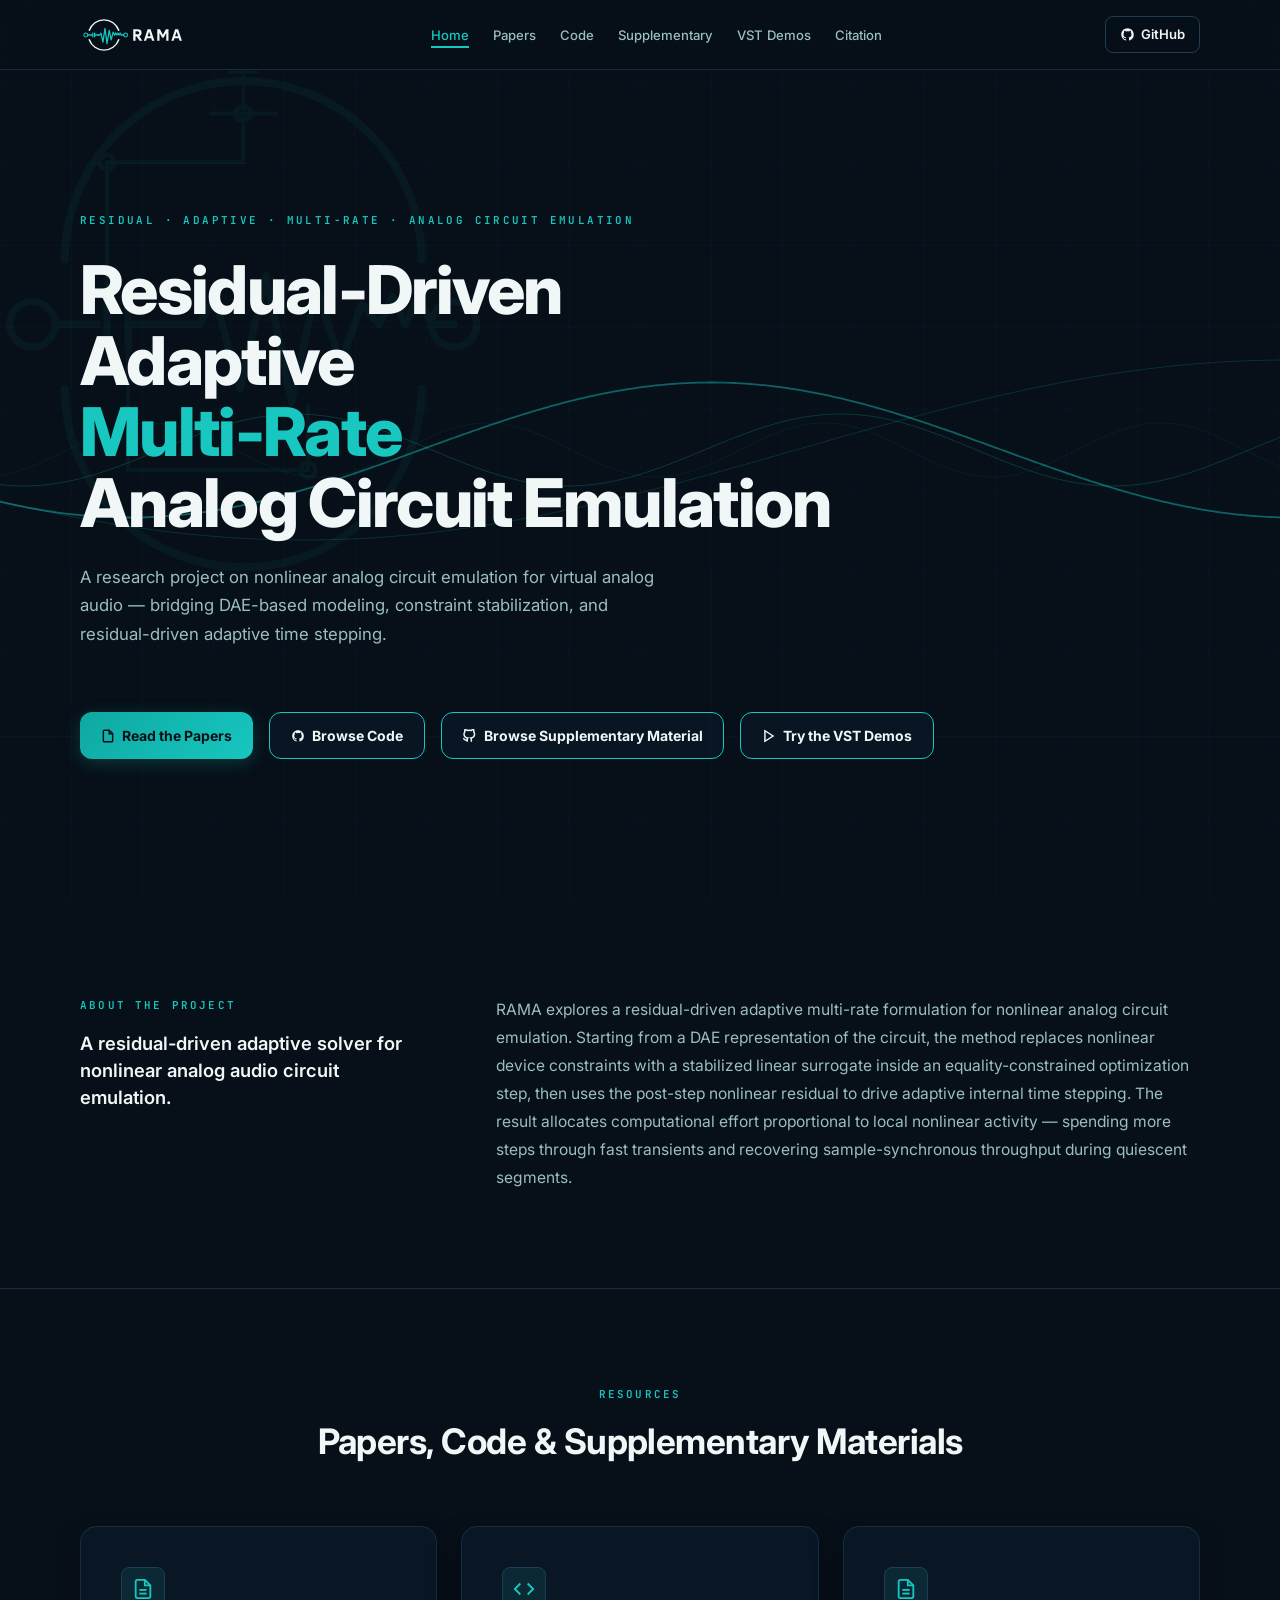
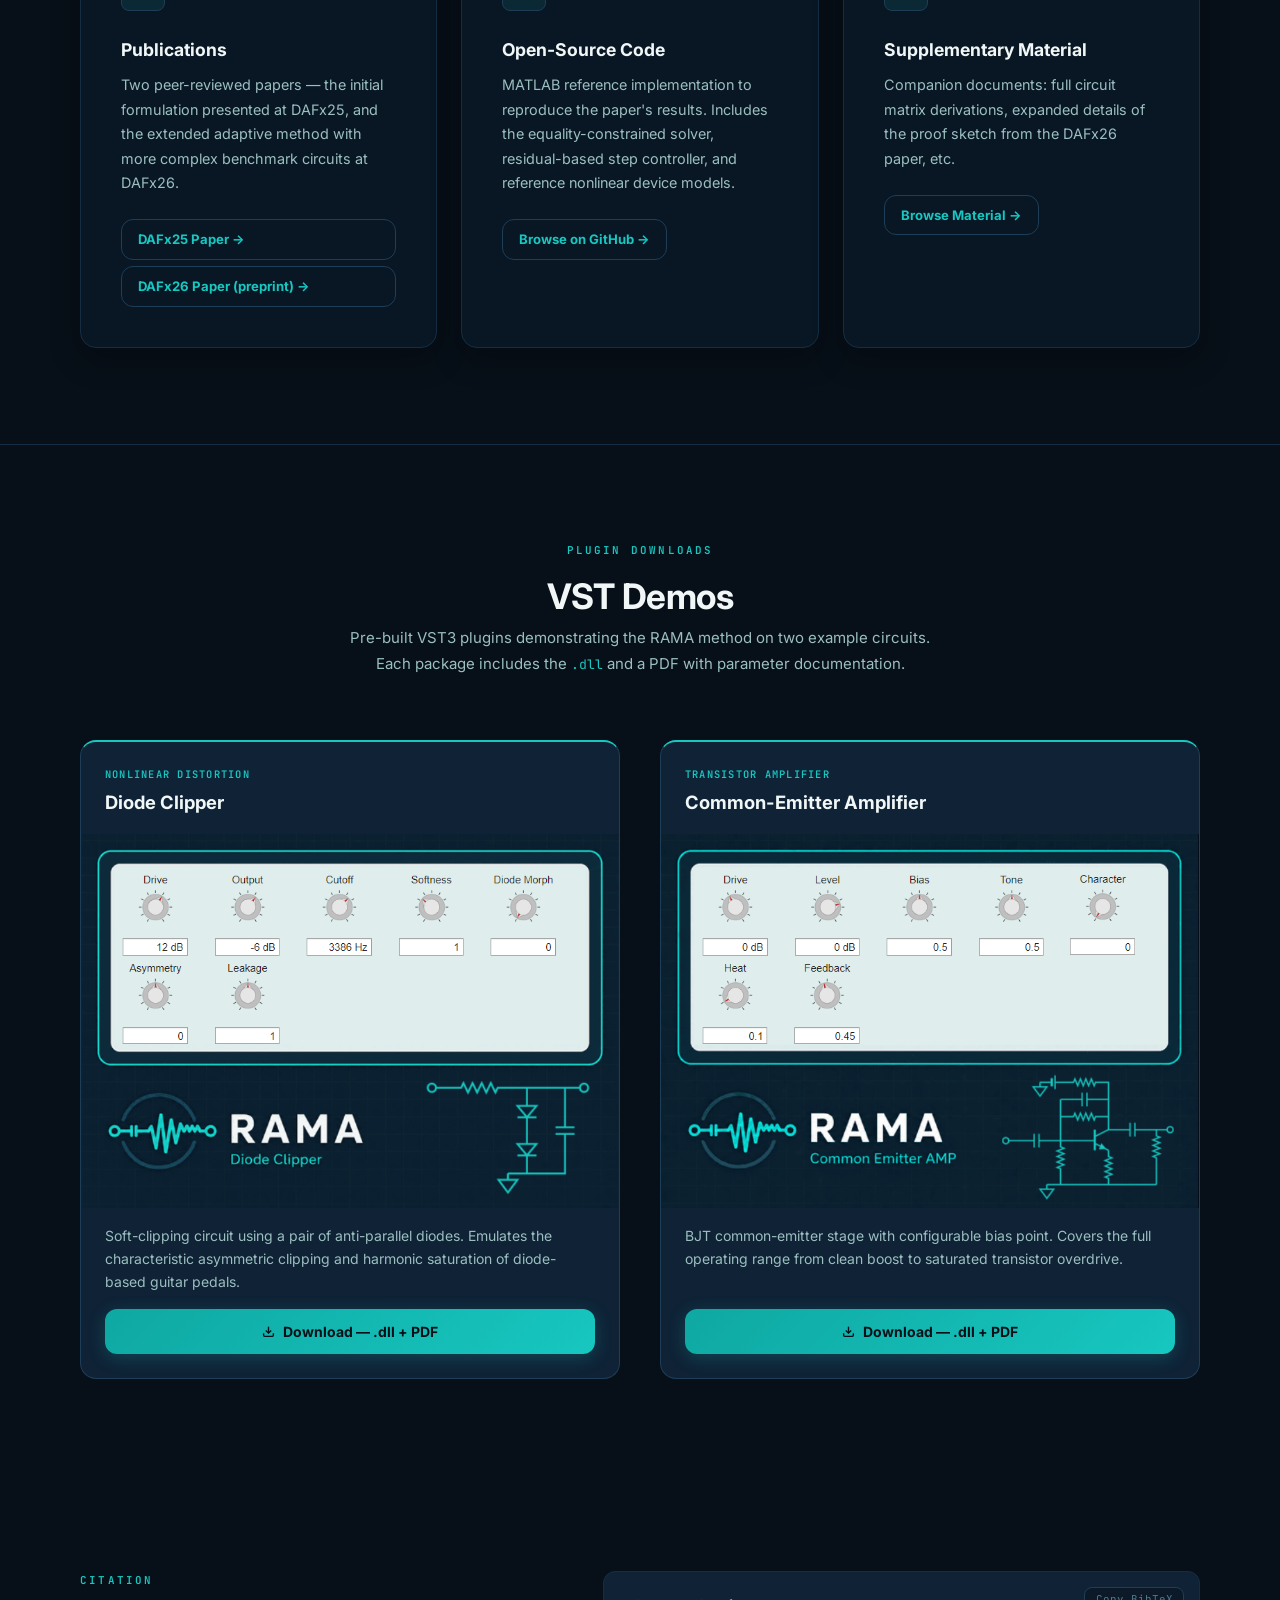
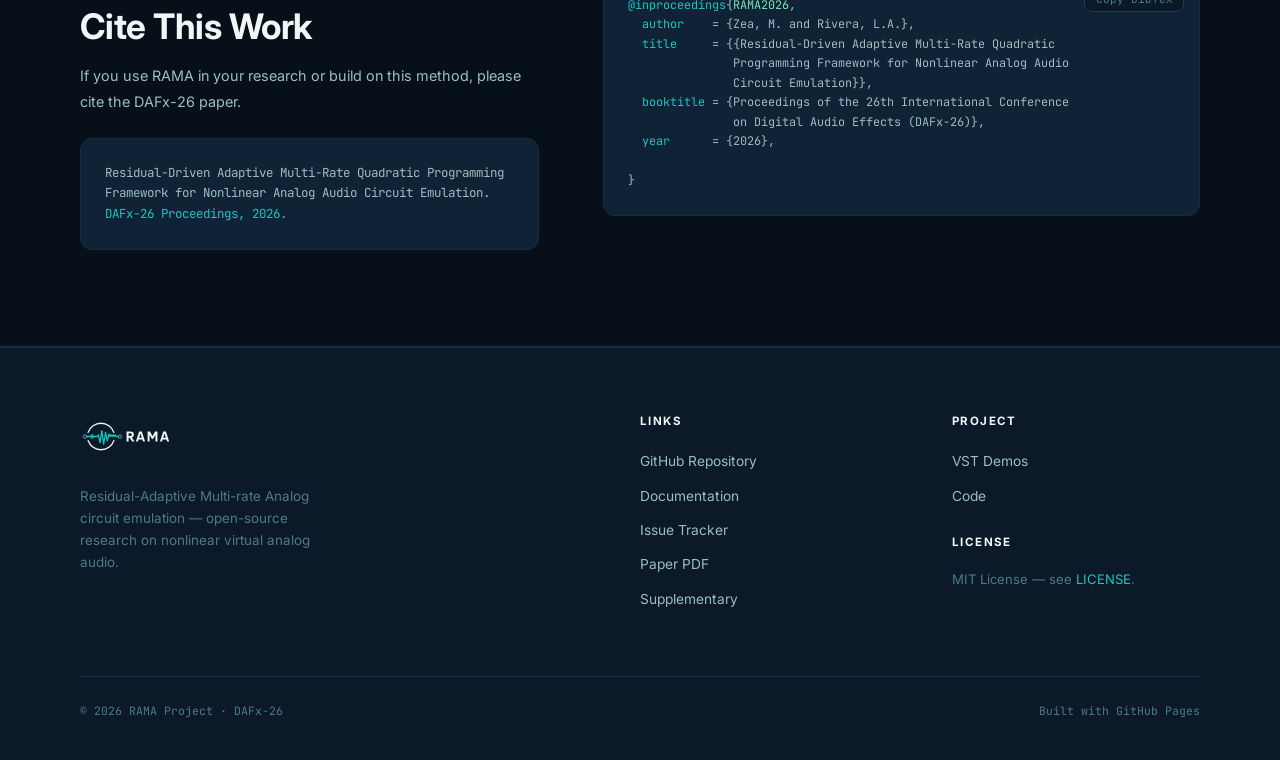
<file: index.html>
<!DOCTYPE html>
<html lang="en">
<head>
  <meta charset="UTF-8" />
  <meta name="viewport" content="width=device-width, initial-scale=1.0" />
  <meta name="description" content="RAMA — Residual-Adaptive Multi-rate Analog circuit emulation. A residual-driven adaptive integration framework for nonlinear analog audio circuit emulation. DAFx-26." />
  <meta property="og:title"       content="RAMA — Residual-Adaptive Multi-rate Analog Circuit Emulation" />
  <meta property="og:description" content="Open-source research on residual-driven adaptive multi-rate circuit emulation for virtual analog audio." />
  <meta property="og:type"        content="website" />
  <title>RAMA — Residual-Adaptive Multi-rate Analog Circuit Emulation</title>
  <link rel="preconnect" href="https://fonts.googleapis.com" />
  <link rel="preconnect" href="https://fonts.gstatic.com" crossorigin />
  <link href="https://fonts.googleapis.com/css2?family=Inter:wght@400;500;600;700;800&family=JetBrains+Mono:wght@400;500;600&display=swap" rel="stylesheet" />
  <link rel="stylesheet" href="assets/css/style.css" />
</head>
<body>

<!-- ============================================================
     NAVIGATION
     ============================================================ -->
<header class="site-header" role="banner">
  <nav class="nav-container" aria-label="Main navigation">

    <!-- Logo: dark-mode variant — navy #0B2233 swapped to off-white #F0F7F6 -->
    <a href="#home" class="nav-logo" aria-label="RAMA home">
      <svg viewBox="0 0 1600 700" xmlns="http://www.w3.org/2000/svg" aria-hidden="true">
        <defs>
          <style>
            .nl { stroke: #F0F7F6; fill: none; }
            .tl { stroke: #17C7C0; fill: none; }
            .wm { fill: #F0F7F6; }
          </style>
        </defs>
        <path class="nl" d="M 116 291 A 195 195 0 0 1 484 291" stroke-width="18" stroke-linecap="round"/>
        <path class="nl" d="M 484 409 A 195 195 0 0 1 116 409" stroke-width="18" stroke-linecap="round"/>
        <circle class="tl" cx="72"  cy="350" r="24" stroke-width="13"/>
        <circle class="tl" cx="570" cy="350" r="24" stroke-width="13"/>
        <path class="tl" d="M 96 350 H 148"  stroke-width="16" stroke-linecap="round"/>
        <path class="tl" d="M 160 327 V 373 M 183 327 V 373" stroke-width="16" stroke-linecap="round"/>
        <path class="tl" d="M 183 350 H 228"  stroke-width="16" stroke-linecap="round"/>
        <path class="tl" d="M 228 350 L 247 350 L 262 326 L 287 438 L 312 266 L 338 458 L 365 292 L 390 412 L 414 314 L 432 350" stroke-width="16" stroke-linecap="round" stroke-linejoin="round"/>
        <path class="tl" d="M 432 350 L 446 325 L 460 350 L 474 325 L 488 350 L 502 325 L 516 350" stroke-width="16" stroke-linecap="round" stroke-linejoin="round"/>
        <path class="tl" d="M 516 350 H 546"  stroke-width="16" stroke-linecap="round"/>
        <path class="wm" d="M 745.15625,421 708.95996,367.26953 H 694.29687 V 421 H 665.38086 V 279.08594 h 51.57715 q 27.37793,0 39.99023,9.84375 12.71485,9.84375 12.71485,32.2998 0,18.14942 -7.69043,28.91602 -7.58789,10.7666 -21.63575,13.74023 L 778.27637,421 Z m -4.81934,-98.54004 q 0,-10.86914 -5.53711,-14.56055 -5.43457,-3.6914 -18.04687,-3.6914 h -22.45606 v 37.83691 h 21.22559 q 9.74121,0 14.9707,-1.8457 5.2295,-1.8457 7.48536,-5.74219 2.35839,-3.89648 2.35839,-11.99707 z M 798.22461,421 845.1875,279.08594 h 37.63184 L 929.88477,421 h -29.63379 l -9.4336,-28.81348 H 836.16406 L 826.93555,421 Z m 46.14258,-54.14063 h 38.24707 L 863.54199,308.20703 Z M 1078.2119,421 v -95.36133 l -34.043,59.26758 h -16.7138 L 993.82227,325.63867 V 421 H 965.93164 V 279.08594 h 33.3252 l 37.01656,67.36816 37.3243,-67.36816 h 32.6074 V 421 Z m 64.0401,0 46.9628,-141.91406 h 37.6319 L 1273.9121,421 h -29.6338 l -9.4336,-28.81348 h -54.6533 L 1170.9629,421 Z m 46.1425,-54.14063 h 38.2471 l -19.0723,-58.65234 z"/>
      </svg>
    </a>

    <ul class="nav-links">
      <li><a href="#home">Home</a></li>
      <li><a href="#paper">Papers</a></li>
      <li><a href="#code">Code</a></li>
      <li><a href="#supplementary">Supplementary</a></li>
      <li><a href="#demo">VST Demos</a></li>
      <li><a href="#citation">Citation</a></li>
    </ul>

    <a href="https://github.com/mezea-uvg/RAMA" class="nav-github" target="_blank" rel="noopener" aria-label="RAMA on GitHub">
      <svg width="15" height="15" viewBox="0 0 24 24" fill="currentColor" aria-hidden="true"><path d="M12 2C6.477 2 2 6.484 2 12.017c0 4.425 2.865 8.18 6.839 9.504.5.092.682-.217.682-.483 0-.237-.008-.868-.013-1.703-2.782.605-3.369-1.343-3.369-1.343-.454-1.158-1.11-1.466-1.11-1.466-.908-.62.069-.608.069-.608 1.003.07 1.531 1.032 1.531 1.032.892 1.53 2.341 1.088 2.91.832.092-.647.35-1.088.636-1.338-2.22-.253-4.555-1.113-4.555-4.951 0-1.093.39-1.988 1.029-2.688-.103-.253-.446-1.272.098-2.65 0 0 .84-.27 2.75 1.026A9.564 9.564 0 0112 6.844c.85.004 1.705.115 2.504.337 1.909-1.296 2.747-1.027 2.747-1.027.546 1.379.202 2.398.1 2.651.64.7 1.028 1.595 1.028 2.688 0 3.848-2.339 4.695-4.566 4.943.359.309.678.92.678 1.855 0 1.338-.012 2.419-.012 2.747 0 .268.18.58.688.482A10.019 10.019 0 0022 12.017C22 6.484 17.522 2 12 2z"/></svg>
      <span>GitHub</span>
    </a>

    <button class="nav-mobile-toggle" aria-label="Toggle navigation" aria-expanded="false">
      <svg width="22" height="22" viewBox="0 0 24 24" fill="none" stroke="currentColor" stroke-width="2" stroke-linecap="round">
        <line x1="3" y1="6" x2="21" y2="6"/><line x1="3" y1="12" x2="21" y2="12"/><line x1="3" y1="18" x2="21" y2="18"/>
      </svg>
    </button>
  </nav>
</header>

<main>

<!-- ============================================================
     HERO
     ============================================================ -->
<section id="home" class="hero" aria-label="Hero">
  <canvas id="hero-canvas" aria-hidden="true"></canvas>

  <!-- Faint large-scale circuit schematic (left side atmosphere) -->
  <svg class="hero-circuit" viewBox="0 0 600 900" xmlns="http://www.w3.org/2000/svg"
       aria-hidden="true" focusable="false" preserveAspectRatio="xMinYMid meet">
    <g stroke="#17C7C0" fill="none" stroke-linecap="round" stroke-linejoin="round">
      <!-- Outer ring (mirroring logo motif, enlarged) -->
      <path d="M 80 320 A 220 220 0 0 1 520 320" stroke-width="10"/>
      <path d="M 520 480 A 220 220 0 0 1 80 480" stroke-width="10"/>
      <!-- Circuit nodes -->
      <circle cx="40"  cy="400" r="28" stroke-width="9"/>
      <circle cx="560" cy="400" r="28" stroke-width="9"/>
      <!-- Left lead -->
      <line x1="68" y1="400" x2="120" y2="400" stroke-width="9"/>
      <!-- Capacitor -->
      <line x1="132" y1="370" x2="132" y2="430" stroke-width="9"/>
      <line x1="158" y1="370" x2="158" y2="430" stroke-width="9"/>
      <line x1="158" y1="400" x2="220" y2="400" stroke-width="9"/>
      <!-- Waveform section -->
      <path d="M 220 400 L 246 400 L 265 368 L 296 480 L 328 340 L 360 496 L 390 354 L 420 448 L 446 376 L 468 400" stroke-width="9"/>
      <!-- Resistor zigzag -->
      <path d="M 468 400 L 484 366 L 500 400 L 516 366 L 532 400" stroke-width="9"/>
      <line x1="532" y1="400" x2="560" y2="400" stroke-width="9" />
      <!-- Additional branches (vertical connections) -->
      <line x1="132" y1="370" x2="132" y2="200" stroke-width="5"/>
      <line x1="132" y1="200" x2="300" y2="200" stroke-width="5"/>
      <line x1="300" y1="200" x2="300" y2="140" stroke-width="5"/>
      <line x1="260" y1="140" x2="340" y2="140" stroke-width="5"/>
      <circle cx="132" cy="200" r="9" stroke-width="6"/>
      <circle cx="300" cy="140" r="9" stroke-width="6"/>
      <line x1="158" y1="430" x2="158" y2="580" stroke-width="5"/>
      <line x1="158" y1="580" x2="380" y2="580" stroke-width="5"/>
      <line x1="380" y1="580" x2="380" y2="500" stroke-width="5"/>
      <circle cx="380" cy="580" r="9" stroke-width="6"/>
      <!-- Ground symbols (vertical lines descending) -->
      <line x1="300" y1="145" x2="300" y2="80" stroke-width="4"/>
      <line x1="278" y1="80" x2="322" y2="80" stroke-width="5"/>
      <line x1="283" y1="89" x2="317" y2="89" stroke-width="4"/>
      <line x1="288" y1="98" x2="312" y2="98" stroke-width="3"/>
    </g>
  </svg>

  <div class="hero-content">
    <p class="hero-eyebrow">RESIDUAL · ADAPTIVE · MULTI-RATE · ANALOG CIRCUIT EMULATION</p>
    <h1 class="hero-title">
      Residual-Driven<br>
      Adaptive<br>
      <em>Multi-Rate</em><br>
      <span style="white-space:nowrap">Analog Circuit Emulation</span>
    </h1>
    <p class="hero-subtitle">
      A research project on nonlinear analog circuit emulation for virtual analog audio —
      bridging DAE-based modeling, constraint stabilization, and residual-driven adaptive
      time stepping.
    </p>
    <div class="hero-actions">
      <a href="#paper" class="btn btn-primary">
        <svg width="14" height="14" viewBox="0 0 24 24" fill="none" stroke="currentColor" stroke-width="2.5" aria-hidden="true"><path d="M14 2H6a2 2 0 00-2 2v16a2 2 0 002 2h12a2 2 0 002-2V8z"/><polyline points="14 2 14 8 20 8"/></svg>
        Read the Papers
      </a>
      <a href="https://github.com/mezea-uvg/RAMA/tree/main/code" class="btn btn-secondary" target="_blank" rel="noopener">
        <svg width="14" height="14" viewBox="0 0 24 24" fill="currentColor" aria-hidden="true"><path d="M12 2C6.477 2 2 6.484 2 12.017c0 4.425 2.865 8.18 6.839 9.504.5.092.682-.217.682-.483 0-.237-.008-.868-.013-1.703-2.782.605-3.369-1.343-3.369-1.343-.454-1.158-1.11-1.466-1.11-1.466-.908-.62.069-.608.069-.608 1.003.07 1.531 1.032 1.531 1.032.892 1.53 2.341 1.088 2.91.832.092-.647.35-1.088.636-1.338-2.22-.253-4.555-1.113-4.555-4.951 0-1.093.39-1.988 1.029-2.688-.103-.253-.446-1.272.098-2.65 0 0 .84-.27 2.75 1.026A9.564 9.564 0 0112 6.844c.85.004 1.705.115 2.504.337 1.909-1.296 2.747-1.027 2.747-1.027.546 1.379.202 2.398.1 2.651.64.7 1.028 1.595 1.028 2.688 0 3.848-2.339 4.695-4.566 4.943.359.309.678.92.678 1.855 0 1.338-.012 2.419-.012 2.747 0 .268.18.58.688.482A10.019 10.019 0 0022 12.017C22 6.484 17.522 2 12 2z"/></svg>
        Browse Code
      </a>
      <a href="supplementary/" class="btn btn-secondary">
        <svg width="14" height="14" viewBox="0 0 24 24" fill="none" stroke="currentColor" stroke-width="2.5" aria-hidden="true"><path d="M9 19c-5 1.5-5-2.5-7-3m14 6v-3.87a3.37 3.37 0 00-.94-2.61c3.14-.35 6.44-1.54 6.44-7A5.44 5.44 0 0020 4.77 5.07 5.07 0 0019.91 1S18.73.65 16 2.48a13.38 13.38 0 00-7 0C6.27.65 5.09 1 5.09 1A5.07 5.07 0 005 4.77a5.44 5.44 0 00-1.5 3.78c0 5.42 3.3 6.61 6.44 7A3.37 3.37 0 009 18.13V22"/></svg>
        Browse Supplementary Material
      </a>
      <a href="vst-demo/" class="btn btn-secondary">
        <svg width="14" height="14" viewBox="0 0 24 24" fill="none" stroke="currentColor" stroke-width="2.5" aria-hidden="true"><polygon points="5 3 19 12 5 21 5 3"/></svg>
        Try the VST Demos
      </a>
    </div>
  </div>
</section>

<!-- ============================================================
     ABOUT
     ============================================================ -->
<section class="about-section" aria-label="About RAMA">
  <div class="container">
    <div class="about-inner">
      <div>
        <p class="section-label">About the Project</p>
        <p class="about-lead">A residual-driven adaptive solver for nonlinear analog audio circuit emulation.</p>
      </div>
      <p class="about-body">
        RAMA explores a residual-driven adaptive multi-rate formulation for nonlinear analog circuit emulation.
        Starting from a DAE representation of the circuit, the method replaces nonlinear device constraints with
        a stabilized linear surrogate inside an equality-constrained optimization step, then uses the post-step
        nonlinear residual to drive adaptive internal time stepping. The result allocates computational effort
        proportional to local nonlinear activity — spending more steps through fast transients and recovering
        sample-synchronous throughput during quiescent segments.
      </p>
    </div>
  </div>
</section>

<!-- ============================================================
     PAPER · CODE · SUPPLEMENTARY
     ============================================================ -->
<section id="paper" class="features-section" aria-label="Project resources">
  <div class="container">
    <div class="features-header">
      <p class="section-label">Resources</p>
      <h2 class="section-title">Papers, Code &amp; Supplementary Materials</h2>
    </div>
    <div class="cards-grid">

      <!-- Publications: two papers -->
      <div class="card">
        <div class="card-icon" aria-hidden="true">
          <svg width="22" height="22" viewBox="0 0 24 24" fill="none" stroke="currentColor" stroke-width="2"><path d="M14 2H6a2 2 0 00-2 2v16a2 2 0 002 2h12a2 2 0 002-2V8z"/><polyline points="14 2 14 8 20 8"/><line x1="16" y1="13" x2="8" y2="13"/><line x1="16" y1="17" x2="8" y2="17"/></svg>
        </div>
        <p class="card-title">Publications</p>
        <p class="card-body">Two peer-reviewed papers — the initial formulation presented at DAFx25, and the extended adaptive method with more complex benchmark circuits at DAFx26.</p>
        <div style="display:flex;flex-direction:column;gap:0.4rem;">
          <a href="paper/DAFx25_paper_45.pdf" class="btn btn-ghost">DAFx25 Paper →</a>
          <a href="paper/DAFx26_preprint.pdf" class="btn btn-ghost">DAFx26 Paper (preprint) →</a>
        </div>
      </div>

      <div class="card" id="code">
        <div class="card-icon" aria-hidden="true">
          <svg width="22" height="22" viewBox="0 0 24 24" fill="none" stroke="currentColor" stroke-width="2"><polyline points="16 18 22 12 16 6"/><polyline points="8 6 2 12 8 18"/></svg>
        </div>
        <p class="card-title">Open-Source Code</p>
        <p class="card-body">MATLAB reference implementation to reproduce the paper's results. Includes the equality-constrained solver, residual-based step controller, and reference nonlinear device models.</p>
        <a href="https://github.com/mezea-uvg/RAMA/tree/main/code" class="btn btn-ghost" target="_blank" rel="noopener">Browse on GitHub →</a>
      </div>

      <div class="card" id="supplementary">
        <div class="card-icon" aria-hidden="true">
          <svg width="22" height="22" viewBox="0 0 24 24" fill="none" stroke="currentColor" stroke-width="2"><path d="M14 2H6a2 2 0 00-2 2v16a2 2 0 002 2h12a2 2 0 002-2V8z"/><polyline points="14 2 14 8 20 8"/><line x1="16" y1="13" x2="8" y2="13"/><line x1="16" y1="17" x2="8" y2="17"/></svg>
        </div>
        <p class="card-title">Supplementary Material</p>
        <p class="card-body">Companion documents: full circuit matrix derivations, expanded details of the proof sketch from the DAFx26 paper, etc.</p>
        <a href="supplementary/" class="btn btn-ghost">Browse Material →</a>
      </div>

    </div>
  </div>
</section>


<!-- ============================================================
     VST DEMOS
     ============================================================ -->
<section id="demo" class="vst-demos-section" aria-label="VST plugin demos">
  <div class="container">
    <div class="section-header-centered">
      <p class="section-label">Plugin Downloads</p>
      <h2 class="section-title">VST Demos</h2>
      <p class="section-intro">Pre-built VST3 plugins demonstrating the RAMA method on two example circuits. Each package includes the <code>.dll</code> and a PDF with parameter documentation.</p>
    </div>
    <div class="vst-demos-grid">

      <!-- Diode Clipper -->
      <div class="vst-demo-card">
        <div class="vst-demo-header">
          <p class="vst-demo-circuit-type">Nonlinear Distortion</p>
          <h3 class="vst-demo-name">Diode Clipper</h3>
        </div>
        <!-- Screenshot: replace assets/figures/vst-diodeclipper.png with the real one -->
        <div class="vst-demo-screenshot">
          <img src="assets/figures/vst-diodeclipper.png"
               alt="RAMA Diode Clipper VST plugin interface"
               loading="lazy"
               onerror="this.hidden=true;this.nextElementSibling.removeAttribute('hidden')" />
          <!-- <div class="vst-ph" hidden>
            <svg width="32" height="32" viewBox="0 0 24 24" fill="none" stroke="currentColor" stroke-width="1.2" aria-hidden="true" style="color:var(--border-muted)"><rect x="2" y="3" width="20" height="14" rx="2"/><line x1="8" y1="21" x2="16" y2="21"/><line x1="12" y1="17" x2="12" y2="21"/></svg>
            <code>assets/figures/vst-diodeclipper.png</code>
            <small>Replace with plugin screenshot</small>
          </div> -->
        </div>
        <p class="vst-demo-desc">Soft-clipping circuit using a pair of anti-parallel diodes. Emulates the characteristic asymmetric clipping and harmonic saturation of diode-based guitar pedals.</p>
        <a href="vst-demo/RAMA_DiodeClipper.zip" class="btn btn-primary vst-demo-dl" download>
          <svg width="13" height="13" viewBox="0 0 24 24" fill="none" stroke="currentColor" stroke-width="2.5" aria-hidden="true"><path d="M21 15v4a2 2 0 01-2 2H5a2 2 0 01-2-2v-4"/><polyline points="7 10 12 15 17 10"/><line x1="12" y1="15" x2="12" y2="3"/></svg>
          Download — .dll + PDF
        </a>
      </div>

      <!-- Common-Emitter Amplifier -->
      <div class="vst-demo-card">
        <div class="vst-demo-header">
          <p class="vst-demo-circuit-type">Transistor Amplifier</p>
          <h3 class="vst-demo-name">Common-Emitter Amplifier</h3>
        </div>
        <!-- Screenshot: replace assets/figures/vst-commonemitter.png with the real one -->
        <div class="vst-demo-screenshot">
          <img src="assets/figures/vst-commonemitter.png"
               alt="RAMA Common-Emitter Amplifier VST plugin interface"
               loading="lazy"
               onerror="this.hidden=true;this.nextElementSibling.removeAttribute('hidden')" />
          <!-- <div class="vst-ph" hidden>
            <svg width="32" height="32" viewBox="0 0 24 24" fill="none" stroke="currentColor" stroke-width="1.2" aria-hidden="true" style="color:var(--border-muted)"><rect x="2" y="3" width="20" height="14" rx="2"/><line x1="8" y1="21" x2="16" y2="21"/><line x1="12" y1="17" x2="12" y2="21"/></svg>
            <code>assets/figures/vst-commonemitter.png</code>
            <small>Replace with plugin screenshot</small>
          </div> -->
        </div>
        <p class="vst-demo-desc">BJT common-emitter stage with configurable bias point. Covers the full operating range from clean boost to saturated transistor overdrive.</p>
        <a href="vst-demo/RAMA_CommonEmitter.zip" class="btn btn-primary vst-demo-dl" download>
          <svg width="13" height="13" viewBox="0 0 24 24" fill="none" stroke="currentColor" stroke-width="2.5" aria-hidden="true"><path d="M21 15v4a2 2 0 01-2 2H5a2 2 0 01-2-2v-4"/><polyline points="7 10 12 15 17 10"/><line x1="12" y1="15" x2="12" y2="3"/></svg>
          Download — .dll + PDF
        </a>
      </div>

    </div>
  </div>
</section>


<!-- ============================================================
     CITATION
     ============================================================ -->
<section id="citation" class="citation-section" aria-label="Citation">
  <div class="container">
    <div class="citation-inner">
      <div>
        <p class="section-label">Citation</p>
        <h2 class="section-title" style="margin-bottom:1rem;">Cite This Work</h2>
        <p style="color:var(--text-secondary);font-size:0.9rem;line-height:1.75;margin-bottom:1rem;">
          If you use RAMA in your research or build on this method, please cite the DAFx-26 paper.
        </p>
        <div class="citation-meta">
          Residual-Driven Adaptive Multi-Rate Quadratic Programming Framework for Nonlinear Analog Audio Circuit Emulation.<br>
          <span class="teal">DAFx-26 Proceedings, 2026. </span> <!--&nbsp;pp. 1–8.</span> -->
        </div>
      </div>
      <div class="bibtex-wrap">
        <pre class="bibtex-block"><span class="bk">@inproceedings</span>{<span class="bv">RAMA2026</span>,
  <span class="bk">author</span>    = {Zea, M. and Rivera, L.A.},
  <span class="bk">title</span>     = {{Residual-Driven Adaptive Multi-Rate Quadratic 
               Programming Framework for Nonlinear Analog Audio 
               Circuit Emulation}},
  <span class="bk">booktitle</span> = {Proceedings of the 26th International Conference 
               on Digital Audio Effects (DAFx-26)},
  <span class="bk">year</span>      = {2026},
  <!-- <span class="bk">pages</span>     = {1--8}, -->
}</pre>
        <button class="copy-btn" aria-label="Copy BibTeX to clipboard">Copy BibTeX</button>
        <pre class="bibtex-raw">@inproceedings{RAMA2026,
  author    = {Zea, M. and Rivera, L.A.},
  title     = {{Residual-Driven Adaptive Multi-Rate Quadratic Programming Framework for Nonlinear Analog Audio Circuit Emulation}},
  booktitle = {Proceedings of the 26th International Conference on Digital Audio Effects (DAFx-26)},
  year      = {2026},
  <!-- pages     = {1--8}, -->
}</pre>
      </div>
    </div>
  </div>
</section>

</main>

<!-- ============================================================
     FOOTER
     ============================================================ -->
<footer class="site-footer" id="docs" role="contentinfo">
  <div class="container">
    <div class="footer-grid">

      <div class="footer-brand">
        <!-- Footer logo: same dark-mode variant -->
        <svg viewBox="0 0 1600 700" xmlns="http://www.w3.org/2000/svg" aria-label="RAMA">
          <defs><style>.fl{stroke:#F0F7F6;fill:none;}.ft{stroke:#17C7C0;fill:none;}.fw{fill:#F0F7F6;}</style></defs>
          <path class="fl" d="M 116 291 A 195 195 0 0 1 484 291" stroke-width="20" stroke-linecap="round"/>
          <path class="fl" d="M 484 409 A 195 195 0 0 1 116 409" stroke-width="20" stroke-linecap="round"/>
          <circle class="ft" cx="72"  cy="350" r="24" stroke-width="14"/>
          <circle class="ft" cx="570" cy="350" r="24" stroke-width="14"/>
          <path class="ft" d="M 96 350 H 148"  stroke-width="18" stroke-linecap="round"/>
          <path class="ft" d="M 160 327 V 373 M 183 327 V 373" stroke-width="18" stroke-linecap="round"/>
          <path class="ft" d="M 183 350 H 228"  stroke-width="18" stroke-linecap="round"/>
          <path class="ft" d="M 228 350 L 247 350 L 262 326 L 287 438 L 312 266 L 338 458 L 365 292 L 390 412 L 414 314 L 432 350" stroke-width="18" stroke-linecap="round" stroke-linejoin="round"/>
          <path class="ft" d="M 432 350 L 446 325 L 460 350 L 474 325 L 488 350 L 502 325 L 516 350" stroke-width="18" stroke-linecap="round" stroke-linejoin="round"/>
          <path class="ft" d="M 516 350 H 546"  stroke-width="18" stroke-linecap="round"/>
          <path class="fw" d="M 745.15625,421 708.95996,367.26953 H 694.29687 V 421 H 665.38086 V 279.08594 h 51.57715 q 27.37793,0 39.99023,9.84375 12.71485,9.84375 12.71485,32.2998 0,18.14942 -7.69043,28.91602 -7.58789,10.7666 -21.63575,13.74023 L 778.27637,421 Z m -4.81934,-98.54004 q 0,-10.86914 -5.53711,-14.56055 -5.43457,-3.6914 -18.04687,-3.6914 h -22.45606 v 37.83691 h 21.22559 q 9.74121,0 14.9707,-1.8457 5.2295,-1.8457 7.48536,-5.74219 2.35839,-3.89648 2.35839,-11.99707 z M 798.22461,421 845.1875,279.08594 h 37.63184 L 929.88477,421 h -29.63379 l -9.4336,-28.81348 H 836.16406 L 826.93555,421 Z m 46.14258,-54.14063 h 38.24707 L 863.54199,308.20703 Z M 1078.2119,421 v -95.36133 l -34.043,59.26758 h -16.7138 L 993.82227,325.63867 V 421 H 965.93164 V 279.08594 h 33.3252 l 37.01656,67.36816 37.3243,-67.36816 h 32.6074 V 421 Z m 64.0401,0 46.9628,-141.91406 h 37.6319 L 1273.9121,421 h -29.6338 l -9.4336,-28.81348 h -54.6533 L 1170.9629,421 Z m 46.1425,-54.14063 h 38.2471 l -19.0723,-58.65234 z"/>
        </svg>
        <p class="footer-tagline">Residual-Adaptive Multi-rate Analog circuit emulation — open-source research on nonlinear virtual analog audio.</p>
      </div>

      <div>
        <p class="footer-col-title">Links</p>
        <ul class="footer-links">
          <li><a href="https://github.com/mezea-uvg/RAMA" target="_blank" rel="noopener">GitHub Repository</a></li>
          <li><a href="code/">Documentation</a></li>
          <li><a href="https://github.com/mezea-uvg/RAMA/issues" target="_blank" rel="noopener">Issue Tracker</a></li>
          <li><a href="paper/DAFx26_RAMA.pdf">Paper PDF</a></li>
          <li><a href="supplementary/">Supplementary</a></li>
        </ul>
      </div>

      <div>
        <p class="footer-col-title">Project</p>
        <ul class="footer-links">
          <li><a href="#demo">VST Demos</a></li>
          <li><a href="#code">Code</a></li>
        </ul>
        <p class="footer-col-title" style="margin-top:1.5rem;">License</p>
        <p style="font-size:0.82rem;color:var(--text-muted);">MIT License — see <a href="LICENSE">LICENSE</a>.</p>
      </div>

    </div>

    <div class="footer-bottom">
      <span>© 2026 RAMA Project · DAFx-26</span>
      <span>Built with GitHub Pages</span>
    </div>
  </div>
</footer>

<script src="assets/js/main.js"></script>
</body>
</html>
</file>
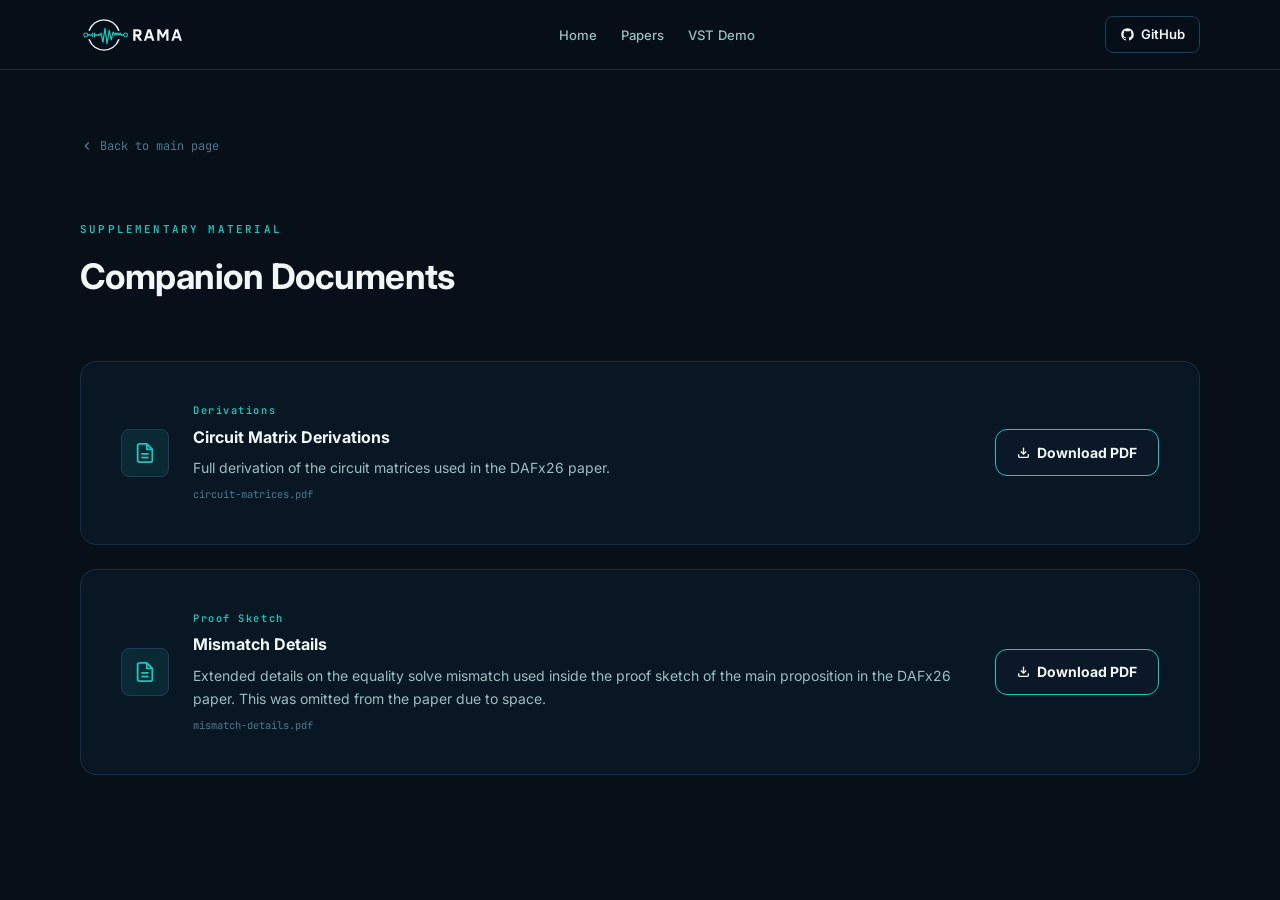
<file: supplementary/index.html>
<!DOCTYPE html>
<html lang="en">
<head>
  <meta charset="UTF-8" />
  <meta name="viewport" content="width=device-width, initial-scale=1.0" />
  <meta name="description" content="RAMA supplementary material — circuit matrix derivations and extra details for the proof sketch." />
  <title>Supplementary Material — RAMA</title>
  <link rel="preconnect" href="https://fonts.googleapis.com" />
  <link rel="preconnect" href="https://fonts.gstatic.com" crossorigin />
  <link href="https://fonts.googleapis.com/css2?family=Inter:wght@400;500;600;700;800&family=JetBrains+Mono:wght@400;500;600&display=swap" rel="stylesheet" />
  <link rel="stylesheet" href="../assets/css/style.css" />
  <style>
    .supp-page {
      min-height: 100vh;
      padding: calc(var(--nav-h) + var(--sp-xl)) 0 var(--sp-2xl);
    }
    .supp-back {
      display: inline-flex; align-items: center; gap: 0.4rem;
      font-family: var(--font-mono); font-size: 0.75rem;
      color: var(--text-muted); margin-bottom: var(--sp-xl);
      transition: color var(--ease);
    }
    .supp-back:hover { color: var(--accent); text-decoration: none; }
    .supp-header { margin-bottom: var(--sp-xl); }
    .supp-cards { display: grid; gap: var(--sp-md); }
    .supp-card {
      background: rgba(11, 25, 41, 0.80);
      border: 1px solid var(--border-subtle);
      border-radius: var(--r-lg);
      padding: var(--sp-lg);
      display: grid;
      grid-template-columns: auto 1fr auto;
      align-items: center;
      gap: var(--sp-md);
      transition: border-color var(--ease), box-shadow var(--ease);
    }
    .supp-card:hover {
      border-color: var(--accent);
      box-shadow: 0 8px 24px rgba(23,199,192,0.07);
    }
    .supp-card-icon {
      width: 48px; height: 48px; flex-shrink: 0;
      background: var(--accent-dim);
      border: 1px solid var(--border-muted);
      border-radius: var(--r-sm);
      display: flex; align-items: center; justify-content: center;
      color: var(--accent);
    }
    .supp-card-body { min-width: 0; }
    .supp-card-label {
      font-family: var(--font-mono); font-size: 0.65rem;
      font-weight: 600; letter-spacing: 0.15em;
      color: var(--accent); margin-bottom: 0.25rem;
    }
    .supp-card-title {
      font-size: 1rem; font-weight: 700;
      color: var(--text-primary); margin-bottom: 0.35rem;
    }
    .supp-card-desc {
      font-size: 0.875rem; color: var(--text-secondary);
      line-height: 1.65;
    }
    .supp-card-file {
      font-family: var(--font-mono); font-size: 0.65rem;
      color: var(--text-muted); margin-top: 0.4rem;
    }
    @media (max-width: 620px) {
      .supp-card {
        grid-template-columns: auto 1fr;
        grid-template-rows: auto auto;
      }
      .supp-card > .btn { grid-column: 1 / -1; }
    }
  </style>
</head>
<body>

<!-- Minimal nav -->
<header class="site-header" role="banner">
  <nav class="nav-container" aria-label="Main navigation">
    <a href="../" class="nav-logo" aria-label="RAMA home">
      <svg viewBox="0 0 1600 700" xmlns="http://www.w3.org/2000/svg" aria-hidden="true">
        <defs><style>.nl{stroke:#F0F7F6;fill:none;}.tl{stroke:#17C7C0;fill:none;}.wm{fill:#F0F7F6;}</style></defs>
        <path class="nl" d="M 116 291 A 195 195 0 0 1 484 291" stroke-width="18" stroke-linecap="round"/>
        <path class="nl" d="M 484 409 A 195 195 0 0 1 116 409" stroke-width="18" stroke-linecap="round"/>
        <circle class="tl" cx="72"  cy="350" r="24" stroke-width="13"/>
        <circle class="tl" cx="570" cy="350" r="24" stroke-width="13"/>
        <path class="tl" d="M 96 350 H 148"  stroke-width="16" stroke-linecap="round"/>
        <path class="tl" d="M 160 327 V 373 M 183 327 V 373" stroke-width="16" stroke-linecap="round"/>
        <path class="tl" d="M 183 350 H 228"  stroke-width="16" stroke-linecap="round"/>
        <path class="tl" d="M 228 350 L 247 350 L 262 326 L 287 438 L 312 266 L 338 458 L 365 292 L 390 412 L 414 314 L 432 350" stroke-width="16" stroke-linecap="round" stroke-linejoin="round"/>
        <path class="tl" d="M 432 350 L 446 325 L 460 350 L 474 325 L 488 350 L 502 325 L 516 350" stroke-width="16" stroke-linecap="round" stroke-linejoin="round"/>
        <path class="tl" d="M 516 350 H 546"  stroke-width="16" stroke-linecap="round"/>
        <path class="wm" d="M 745.15625,421 708.95996,367.26953 H 694.29687 V 421 H 665.38086 V 279.08594 h 51.57715 q 27.37793,0 39.99023,9.84375 12.71485,9.84375 12.71485,32.2998 0,18.14942 -7.69043,28.91602 -7.58789,10.7666 -21.63575,13.74023 L 778.27637,421 Z m -4.81934,-98.54004 q 0,-10.86914 -5.53711,-14.56055 -5.43457,-3.6914 -18.04687,-3.6914 h -22.45606 v 37.83691 h 21.22559 q 9.74121,0 14.9707,-1.8457 5.2295,-1.8457 7.48536,-5.74219 2.35839,-3.89648 2.35839,-11.99707 z M 798.22461,421 845.1875,279.08594 h 37.63184 L 929.88477,421 h -29.63379 l -9.4336,-28.81348 H 836.16406 L 826.93555,421 Z m 46.14258,-54.14063 h 38.24707 L 863.54199,308.20703 Z M 1078.2119,421 v -95.36133 l -34.043,59.26758 h -16.7138 L 993.82227,325.63867 V 421 H 965.93164 V 279.08594 h 33.3252 l 37.01656,67.36816 37.3243,-67.36816 h 32.6074 V 421 Z m 64.0401,0 46.9628,-141.91406 h 37.6319 L 1273.9121,421 h -29.6338 l -9.4336,-28.81348 h -54.6533 L 1170.9629,421 Z m 46.1425,-54.14063 h 38.2471 l -19.0723,-58.65234 z"/>
      </svg>
    </a>
    <ul class="nav-links">
      <li><a href="../">Home</a></li>
      <li><a href="../#paper">Papers</a></li>
      <!-- <li><a href="../#benchmarks">Benchmarks</a></li> -->
      <li><a href="../#demo">VST Demo</a></li>
    </ul>
    <a href="https://github.com/mezea-uvg/RAMA" class="nav-github" target="_blank" rel="noopener" aria-label="RAMA on GitHub">
      <svg width="15" height="15" viewBox="0 0 24 24" fill="currentColor" aria-hidden="true"><path d="M12 2C6.477 2 2 6.484 2 12.017c0 4.425 2.865 8.18 6.839 9.504.5.092.682-.217.682-.483 0-.237-.008-.868-.013-1.703-2.782.605-3.369-1.343-3.369-1.343-.454-1.158-1.11-1.466-1.11-1.466-.908-.62.069-.608.069-.608 1.003.07 1.531 1.032 1.531 1.032.892 1.53 2.341 1.088 2.91.832.092-.647.35-1.088.636-1.338-2.22-.253-4.555-1.113-4.555-4.951 0-1.093.39-1.988 1.029-2.688-.103-.253-.446-1.272.098-2.65 0 0 .84-.27 2.75 1.026A9.564 9.564 0 0112 6.844c.85.004 1.705.115 2.504.337 1.909-1.296 2.747-1.027 2.747-1.027.546 1.379.202 2.398.1 2.651.64.7 1.028 1.595 1.028 2.688 0 3.848-2.339 4.695-4.566 4.943.359.309.678.92.678 1.855 0 1.338-.012 2.419-.012 2.747 0 .268.18.58.688.482A10.019 10.019 0 0022 12.017C22 6.484 17.522 2 12 2z"/></svg>
      <span>GitHub</span>
    </a>
  </nav>
</header>

<main class="supp-page">
  <div class="container">

    <a href="../" class="supp-back">
      <svg width="14" height="14" viewBox="0 0 24 24" fill="none" stroke="currentColor" stroke-width="2.5" aria-hidden="true"><polyline points="15 18 9 12 15 6"/></svg>
      Back to main page
    </a>

    <div class="supp-header">
      <p class="section-label">Supplementary Material</p>
      <h1 class="section-title">Companion Documents</h1>
    </div>

    <div class="supp-cards">

      <!-- Document 1 -->
      <div class="supp-card">
        <div class="supp-card-icon" aria-hidden="true">
          <svg width="22" height="22" viewBox="0 0 24 24" fill="none" stroke="currentColor" stroke-width="2"><path d="M14 2H6a2 2 0 00-2 2v16a2 2 0 002 2h12a2 2 0 002-2V8z"/><polyline points="14 2 14 8 20 8"/><line x1="16" y1="13" x2="8" y2="13"/><line x1="16" y1="17" x2="8" y2="17"/></svg>
        </div>
        <div class="supp-card-body">
          <p class="supp-card-label">Derivations</p>
          <p class="supp-card-title">Circuit Matrix Derivations</p>
          <p class="supp-card-desc">Full derivation of the circuit matrices used in the DAFx26 paper.</p>
          <p class="supp-card-file">circuit-matrices.pdf</p>
        </div>
        <a href="circuit-matrices.pdf" class="btn btn-secondary" download>
          <svg width="13" height="13" viewBox="0 0 24 24" fill="none" stroke="currentColor" stroke-width="2.5" aria-hidden="true"><path d="M21 15v4a2 2 0 01-2 2H5a2 2 0 01-2-2v-4"/><polyline points="7 10 12 15 17 10"/><line x1="12" y1="15" x2="12" y2="3"/></svg>
          Download PDF
        </a>
      </div>

      <!-- Document 2 -->
      <div class="supp-card">
        <div class="supp-card-icon" aria-hidden="true">
          <svg width="22" height="22" viewBox="0 0 24 24" fill="none" stroke="currentColor" stroke-width="2"><path d="M14 2H6a2 2 0 00-2 2v16a2 2 0 002 2h12a2 2 0 002-2V8z"/><polyline points="14 2 14 8 20 8"/><line x1="16" y1="13" x2="8" y2="13"/><line x1="16" y1="17" x2="8" y2="17"/></svg>
        </div>
        <div class="supp-card-body">
          <p class="supp-card-label">Proof Sketch</p>
          <p class="supp-card-title">Mismatch Details</p>
          <p class="supp-card-desc">Extended details on the equality solve mismatch used inside the proof sketch of the main proposition in the DAFx26 paper. This was omitted from the paper due to space.</p>
          <p class="supp-card-file">mismatch-details.pdf</p>
        </div>
        <a href="mismatch-details.pdf" class="btn btn-secondary" download>
          <svg width="13" height="13" viewBox="0 0 24 24" fill="none" stroke="currentColor" stroke-width="2.5" aria-hidden="true"><path d="M21 15v4a2 2 0 01-2 2H5a2 2 0 01-2-2v-4"/><polyline points="7 10 12 15 17 10"/><line x1="12" y1="15" x2="12" y2="3"/></svg>
          Download PDF
        </a>
      </div>

    </div>
  </div>
</main>

</body>
</html>
</file>
<file: assets/css/style.css>
/* ============================================================
   RAMA — style.css
   Palette adapted from logo: navy #0B2233 · teal #17C7C0
   ============================================================ */

@import url('https://fonts.googleapis.com/css2?family=Inter:wght@400;500;600;700;800&family=JetBrains+Mono:wght@400;500;600&display=swap');

/* ============================================================
   Design tokens
   ============================================================ */
:root {
  /* ── Backgrounds ── */
  --bg-base:     #070F18;   /* deepest navy-black              */
  --bg-elevated: #0B1929;   /* card / panel base               */
  --bg-panel:    #0F2236;   /* inset code blocks               */

  /* ── Borders ── */
  --border-subtle: #152D42;
  --border-muted:  #1E3D56;

  /* ── Brand ── */
  --logo-navy: #0B2233;

  /* ── Accents (from logo teal) ── */
  --accent:      #17C7C0;
  --accent-mid:  #0FA8A2;   /* slightly darker variant         */
  --accent-dim:  rgba(23, 199, 192, 0.10);
  --accent-glow: rgba(23, 199, 192, 0.22);

  /* ── Text ── */
  --text-primary:   #F0F7F6;
  --text-secondary: #9BBFBF;
  --text-muted:     #4E7A8A;

  /* ── Semantic ── */
  --amber: #E0A84F;
  --mint:  #71E6B2;
  --red:   #D96B6B;

  /* ── Typography ── */
  --font-sans: 'Inter', 'Avenir Next', 'Segoe UI', system-ui, sans-serif;
  --font-mono: 'JetBrains Mono', 'SFMono-Regular', Consolas, monospace;

  /* ── Spacing ── */
  --sp-xs: 0.5rem;
  --sp-sm: 1rem;
  --sp-md: 1.5rem;
  --sp-lg: 2.5rem;
  --sp-xl: 4rem;
  --sp-2xl: 6rem;

  /* ── Layout ── */
  --max-w: 1200px;
  --nav-h: 70px;

  /* ── Radius ── */
  --r-sm: 8px;
  --r-md: 12px;
  --r-lg: 16px;

  /* ── Motion ── */
  --ease: 200ms ease;
}

/* ============================================================
   Reset
   ============================================================ */
*, *::before, *::after { box-sizing: border-box; margin: 0; padding: 0; }
html { scroll-behavior: smooth; font-size: 16px; }
body {
  background: var(--bg-base);
  color: var(--text-secondary);
  font-family: var(--font-sans);
  line-height: 1.7;
  -webkit-font-smoothing: antialiased;
  overflow-x: hidden;
}
a { color: var(--accent); text-decoration: none; transition: color var(--ease); }
a:hover { color: var(--mint); text-decoration: underline; }
img, svg { max-width: 100%; }
::selection { background: var(--accent); color: var(--bg-base); }
:focus-visible { outline: 2px solid var(--accent); outline-offset: 3px; border-radius: 3px; }

/* ============================================================
   Layout helpers
   ============================================================ */
.container { max-width: var(--max-w); margin: 0 auto; padding: 0 var(--sp-lg); }
.section-label {
  font-family: var(--font-mono);
  font-size: 0.68rem;
  font-weight: 600;
  letter-spacing: 0.2em;
  text-transform: uppercase;
  color: var(--accent);
  margin-bottom: var(--sp-sm);
}
.section-title {
  font-size: clamp(1.6rem, 3.5vw, 2.2rem);
  font-weight: 700;
  color: var(--text-primary);
  line-height: 1.2;
  letter-spacing: -0.015em;
}

/* ============================================================
   Navigation
   ============================================================ */
.site-header {
  position: fixed; top: 0; left: 0; right: 0; z-index: 100;
  height: var(--nav-h);
  background: rgba(7, 15, 24, 0.88);
  border-bottom: 1px solid var(--border-subtle);
  backdrop-filter: blur(18px);
  -webkit-backdrop-filter: blur(18px);
}
.nav-container {
  max-width: var(--max-w); margin: 0 auto;
  padding: 0 var(--sp-lg);
  height: 100%;
  display: flex; align-items: center; gap: var(--sp-lg);
}
.nav-logo { display: flex; align-items: center; flex-shrink: 0; }
.nav-logo svg { width: 128px; height: auto; }

.nav-links {
  list-style: none; display: flex; gap: var(--sp-md);
  margin: 0 auto;
}
.nav-links a {
  font-size: 0.82rem; font-weight: 500;
  color: var(--text-secondary);
  padding: 0.2rem 0;
  border-bottom: 2px solid transparent;
  transition: color var(--ease), border-color var(--ease);
}
.nav-links a:hover, .nav-links a.active {
  color: var(--accent); border-bottom-color: var(--accent); text-decoration: none;
}
.nav-github {
  flex-shrink: 0; display: flex; align-items: center; gap: 0.4rem;
  font-size: 0.82rem; font-weight: 600;
  color: var(--text-primary);
  padding: 0.38rem 0.85rem;
  border: 1px solid var(--border-muted); border-radius: var(--r-sm);
  transition: border-color var(--ease), color var(--ease);
}
.nav-github:hover { color: var(--accent); border-color: var(--accent); text-decoration: none; }

.nav-mobile-toggle {
  display: none; background: none; border: none; cursor: pointer;
  color: var(--text-primary); flex-shrink: 0;
}

/* ============================================================
   Hero
   ============================================================ */
.hero {
  position: relative; min-height: 100vh;
  display: flex; align-items: center;
  padding-top: var(--nav-h); overflow: hidden;
}
#hero-canvas {
  position: absolute; inset: 0; width: 100%; height: 100%;
  pointer-events: none;
}
.hero-circuit {
  position: absolute; left: 0; top: 0; bottom: 0; width: 38%;
  opacity: 0.055; pointer-events: none; overflow: visible;
}
.hero-content {
  position: relative; z-index: 2;
  max-width: var(--max-w); width: 100%;
  margin: 0 auto;
  padding: var(--sp-2xl) var(--sp-lg);
}
.hero-eyebrow {
  font-family: var(--font-mono);
  font-size: 0.68rem; font-weight: 600; letter-spacing: 0.22em;
  color: var(--accent); margin-bottom: var(--sp-md);
}
.hero-title {
  font-size: clamp(2.4rem, 5.5vw, 4.2rem);
  font-weight: 800; color: var(--text-primary);
  line-height: 1.06; letter-spacing: -0.025em;
  margin-bottom: var(--sp-md); max-width: 16ch;
}
.hero-title em { font-style: normal; color: var(--accent); }
.hero-subtitle {
  font-size: 1.05rem; color: var(--text-secondary);
  max-width: 54ch; margin-bottom: var(--sp-xl);
  line-height: 1.7;
}
.hero-actions { display: flex; flex-wrap: wrap; gap: var(--sp-sm); }

/* ============================================================
   Buttons
   ============================================================ */
.btn {
  display: inline-flex; align-items: center; gap: 0.45rem;
  padding: 0.65rem 1.3rem; border-radius: var(--r-md);
  font-size: 0.875rem; font-weight: 700; cursor: pointer;
  text-decoration: none; transition: all var(--ease);
  white-space: nowrap; border: none;
}
.btn-primary {
  background: linear-gradient(135deg, var(--accent-mid), var(--accent));
  color: #071018;
  box-shadow: 0 4px 18px var(--accent-glow);
}
.btn-primary:hover {
  box-shadow: 0 6px 26px rgba(23,199,192,0.38);
  transform: translateY(-1px); color: #071018; text-decoration: none;
}
.btn-secondary {
  background: rgba(11, 25, 41, 0.65);
  color: var(--text-primary);
  border: 1px solid var(--accent);
}
.btn-secondary:hover {
  background: var(--accent-dim); color: var(--accent);
  text-decoration: none; transform: translateY(-1px);
}
.btn-ghost {
  background: transparent; color: var(--accent);
  border: 1px solid var(--border-muted);
  padding: 0.5rem 1rem; font-size: 0.82rem;
}
.btn-ghost:hover {
  border-color: var(--accent); background: var(--accent-dim); text-decoration: none;
}

/* ============================================================
   About
   ============================================================ */
.about-section {
  padding: var(--sp-2xl) 0;
  border-bottom: 1px solid var(--border-subtle);
}
.about-inner {
  display: grid; grid-template-columns: 1fr 2fr; gap: var(--sp-xl);
  align-items: start;
}
.about-lead {
  font-size: 1.15rem; font-weight: 600;
  color: var(--text-primary); line-height: 1.45;
}
.about-body {
  font-size: 0.975rem; color: var(--text-secondary); line-height: 1.8;
}

/* ============================================================
   Cards (shared)
   ============================================================ */
.card {
  background: rgba(11, 25, 41, 0.80);
  border: 1px solid var(--border-subtle);
  border-radius: var(--r-lg);
  box-shadow: 0 12px 30px rgba(0,0,0,0.26);
  padding: var(--sp-lg);
  transition: border-color var(--ease), box-shadow var(--ease), transform var(--ease);
}
.card:hover {
  border-color: var(--accent);
  box-shadow: 0 16px 40px rgba(23,199,192,0.07), 0 2px 8px rgba(0,0,0,0.38);
  transform: translateY(-2px);
}
.card-icon {
  width: 44px; height: 44px;
  background: var(--accent-dim); border: 1px solid var(--border-muted);
  border-radius: var(--r-sm);
  display: flex; align-items: center; justify-content: center;
  margin-bottom: var(--sp-md); color: var(--accent);
}
.card-title {
  font-size: 1.1rem; font-weight: 700;
  color: var(--text-primary); margin-bottom: var(--sp-xs);
}
.card-body {
  font-size: 0.9rem; color: var(--text-secondary);
  line-height: 1.7; margin-bottom: var(--sp-md);
}

/* ============================================================
   Features section
   ============================================================ */
.features-section {
  padding: var(--sp-2xl) 0;
  border-bottom: 1px solid var(--border-subtle);
}
.features-header { text-align: center; margin-bottom: var(--sp-xl); }
.cards-grid {
  display: grid; grid-template-columns: repeat(3, 1fr); gap: var(--sp-md);
}

/* ============================================================
   Benchmarks
   ============================================================ */
.benchmarks-section {
  padding: var(--sp-2xl) 0;
  border-bottom: 1px solid var(--border-subtle);
}
.benchmarks-header {
  display: flex; justify-content: space-between; align-items: flex-end;
  margin-bottom: var(--sp-xl);
}
.benchmark-grid {
  display: grid; grid-template-columns: repeat(3, 1fr); gap: var(--sp-md);
}
.benchmark-card {
  background: rgba(11, 25, 41, 0.80);
  border: 1px solid var(--border-subtle);
  border-radius: var(--r-lg); padding: var(--sp-md); overflow: hidden;
  transition: border-color var(--ease);
}
.benchmark-card:hover { border-color: var(--border-muted); }
.benchmark-title {
  font-family: var(--font-mono); font-size: 0.75rem; font-weight: 600;
  color: var(--text-primary); letter-spacing: 0.04em;
  margin-bottom: var(--sp-sm);
}
.benchmark-plot {
  width: 100%; aspect-ratio: 17 / 7;
  border-radius: var(--r-sm); margin-bottom: var(--sp-sm); overflow: hidden;
}
.benchmark-metrics { display: flex; flex-direction: column; gap: 0.3rem; }
.metric-row {
  display: flex; justify-content: space-between; align-items: center;
  font-family: var(--font-mono); font-size: 0.7rem;
}
.metric-label { color: var(--text-muted); }
.metric-value { color: var(--accent); font-weight: 600; }
.metric-value.good { color: var(--mint); }

/* ============================================================
   VST Demo
   ============================================================ */
.vst-section {
  padding: var(--sp-2xl) 0;
  border-bottom: 1px solid var(--border-subtle);
}
.vst-inner {
  display: grid; grid-template-columns: 1fr 1fr; gap: var(--sp-xl);
  align-items: center;
}
.vst-text p { font-size: 0.975rem; color: var(--text-secondary); line-height: 1.75; margin-bottom: var(--sp-md); }
.vst-panel {
  background: #040C14;
  border: 1px solid var(--border-subtle);
  border-radius: var(--r-lg);
  padding: var(--sp-md);
  font-family: var(--font-mono);
}
.vst-panel-header {
  font-size: 0.65rem; letter-spacing: 0.14em;
  color: var(--accent); margin-bottom: var(--sp-md);
  padding-bottom: var(--sp-sm);
  border-bottom: 1px solid var(--border-subtle);
}
.vst-controls { display: grid; grid-template-columns: 1fr 1fr; gap: var(--sp-sm); }
.vst-control { display: flex; flex-direction: column; gap: 0.35rem; }
.vst-control-label {
  font-size: 0.6rem; letter-spacing: 0.1em;
  color: var(--text-muted); text-transform: uppercase;
}
.vst-select {
  background: var(--bg-elevated);
  border: 1px solid var(--accent);
  border-radius: 4px;
  padding: 0.28rem 0.5rem;
  font-family: var(--font-mono); font-size: 0.62rem;
  color: var(--accent); letter-spacing: 0.06em;
}
.vst-select-muted {
  background: var(--bg-elevated);
  border: 1px solid var(--border-subtle);
  border-radius: 4px;
  padding: 0.28rem 0.5rem;
  font-family: var(--font-mono); font-size: 0.62rem;
  color: var(--text-secondary); letter-spacing: 0.06em;
}
.vst-knob-wrap { display: flex; align-items: center; gap: 0.75rem; }
.vst-knob {
  width: 44px; height: 44px; border-radius: 50%;
  background: radial-gradient(circle at 35% 35%, #1A3A52, #040C14);
  border: 2px solid var(--border-muted);
  position: relative; flex-shrink: 0;
}
.vst-knob::after {
  content: '';
  position: absolute; width: 2.5px; height: 12px;
  background: var(--accent); border-radius: 2px;
  bottom: 7px; left: 50%; transform: translateX(-50%) rotate(45deg);
  transform-origin: bottom center;
}
.vst-knob.k2::after { transform: translateX(-50%) rotate(60deg); }
.vst-knob.k3::after { transform: translateX(-50%) rotate(0deg); }
.vst-knob.k4::after { transform: translateX(-50%) rotate(40deg); }
.vst-readout { font-size: 0.62rem; color: var(--accent); }
.vst-toggle {
  width: 32px; height: 18px;
  background: var(--border-subtle); border-radius: 9px;
  border: 1px solid var(--border-muted);
}
.vst-statusbar {
  margin-top: var(--sp-sm); padding-top: var(--sp-sm);
  border-top: 1px solid var(--border-subtle);
  font-size: 0.6rem; color: var(--accent); letter-spacing: 0.07em;
}

/* ============================================================
   Gallery
   ============================================================ */
.gallery-section {
  padding: var(--sp-2xl) 0;
  border-bottom: 1px solid var(--border-subtle);
}
.gallery-grid {
  display: grid; grid-template-columns: repeat(3, 1fr); gap: var(--sp-md);
  margin-top: var(--sp-xl);
}
.gallery-card {
  background: var(--bg-elevated);
  border: 1px solid var(--border-subtle); border-radius: var(--r-lg);
  overflow: hidden; cursor: pointer;
  transition: border-color var(--ease), transform var(--ease);
}
.gallery-card:hover { border-color: var(--accent); transform: translateY(-2px); }
.gallery-thumb { width: 100%; aspect-ratio: 16/10; overflow: hidden; }
.gallery-caption {
  padding: 0.6rem var(--sp-md);
  font-family: var(--font-mono); font-size: 0.7rem; color: var(--text-muted);
  border-top: 1px solid var(--border-subtle);
}

/* ============================================================
   Citation
   ============================================================ */
.citation-section {
  padding: var(--sp-2xl) 0;
  border-bottom: 1px solid var(--border-subtle);
}
.citation-inner {
  display: grid; grid-template-columns: 1fr 1.3fr; gap: var(--sp-xl);
  align-items: start;
}
.citation-meta {
  background: var(--bg-panel); border: 1px solid var(--border-subtle);
  border-radius: var(--r-md); padding: var(--sp-md); margin-top: var(--sp-md);
  font-family: var(--font-mono); font-size: 0.78rem;
  color: var(--text-secondary); line-height: 1.65;
}
.citation-meta .teal { color: var(--accent); }
.bibtex-wrap { position: relative; }
.bibtex-block {
  background: var(--bg-panel); border: 1px solid var(--border-subtle);
  border-radius: var(--r-md); padding: var(--sp-md);
  font-family: var(--font-mono); font-size: 0.74rem;
  color: var(--text-secondary); line-height: 1.65;
  overflow-x: auto; white-space: pre;
}
.bibtex-block .bk { color: var(--accent); }
.bibtex-block .bv { color: var(--mint); }
.bibtex-raw { display: none; }
.copy-btn {
  position: absolute; top: var(--sp-sm); right: var(--sp-sm);
  background: var(--bg-elevated); border: 1px solid var(--border-muted);
  border-radius: var(--r-sm);
  color: var(--text-muted); font-family: var(--font-mono); font-size: 0.68rem;
  cursor: pointer; padding: 0.28rem 0.65rem; transition: all var(--ease);
}
.copy-btn:hover { border-color: var(--accent); color: var(--accent); }
.copy-btn.copied { border-color: var(--mint); color: var(--mint); }

/* ============================================================
   Footer
   ============================================================ */
.site-footer {
  background: var(--bg-elevated);
  border-top: 1px solid var(--border-subtle);
  padding: var(--sp-xl) 0 var(--sp-lg);
}
.footer-grid {
  display: grid; grid-template-columns: 2fr 1fr 1fr; gap: var(--sp-xl);
  margin-bottom: var(--sp-xl);
}
.footer-brand svg { width: 112px; margin-bottom: var(--sp-sm); }
.footer-tagline {
  font-size: 0.84rem; color: var(--text-muted); line-height: 1.65; max-width: 30ch;
}
.footer-col-title {
  font-size: 0.72rem; font-weight: 700; letter-spacing: 0.12em;
  text-transform: uppercase; color: var(--text-primary); margin-bottom: var(--sp-sm);
}
.footer-links { list-style: none; display: flex; flex-direction: column; gap: 0.45rem; }
.footer-links a { font-size: 0.86rem; color: var(--text-secondary); }
.footer-bottom {
  display: flex; justify-content: space-between; align-items: center;
  padding-top: var(--sp-md); border-top: 1px solid var(--border-subtle);
  font-family: var(--font-mono); font-size: 0.72rem; color: var(--text-muted);
}

/* ============================================================
   Responsive
   ============================================================ */
@media (max-width: 960px) {
  .cards-grid,
  .benchmark-grid,
  .gallery-grid { grid-template-columns: 1fr 1fr; }
  .about-inner,
  .vst-inner,
  .citation-inner { grid-template-columns: 1fr; }
  .footer-grid { grid-template-columns: 1fr 1fr; }
  .benchmarks-header { flex-direction: column; align-items: flex-start; gap: var(--sp-sm); }
}

@media (max-width: 620px) {
  .nav-links {
    display: none; position: absolute; top: var(--nav-h); left: 0; right: 0;
    background: var(--bg-elevated); border-bottom: 1px solid var(--border-subtle);
    flex-direction: column; padding: var(--sp-md) var(--sp-lg); gap: var(--sp-sm);
  }
  .nav-links.is-open { display: flex; }
  .nav-mobile-toggle { display: flex; margin-left: auto; }
  .nav-github span { display: none; }

  .cards-grid,
  .benchmark-grid,
  .gallery-grid { grid-template-columns: 1fr; }

  .hero-title { font-size: clamp(2rem, 9vw, 2.8rem); }
  .hero-actions { flex-direction: column; }
  .footer-grid { grid-template-columns: 1fr; }
}

/* ============================================================
   Reduced motion
   ============================================================ */
@media (prefers-reduced-motion: reduce) {
  *, *::before, *::after { animation: none !important; transition: none !important; }
}

/* ============================================================
   Benchmark figure placeholders
   (shown when SVG/PNG file is not yet in assets/figures/)
   ============================================================ */
.benchmark-plot {
  display: flex; align-items: stretch;
}
.benchmark-plot img {
  width: 100%; height: 100%;
  object-fit: contain; display: block;
  border-radius: var(--r-sm);
}
.bench-placeholder {
  display: flex; flex-direction: column;
  align-items: center; justify-content: center; gap: 0.3rem;
  width: 100%; height: 100%; min-height: 90px;
  background: #040C14;
  border: 1px dashed var(--border-muted);
  border-radius: var(--r-sm);
  padding: 0.85rem;
  font-family: var(--font-mono);
  color: var(--text-muted); text-align: center;
}
.bench-placeholder code {
  font-size: 0.65rem; color: var(--accent); word-break: break-all;
}
.bench-placeholder small { font-size: 0.6rem; }

/* ============================================================
   VST screenshot placeholder
   ============================================================ */
.vst-screenshot-outer {
  background: #040C14;
  border: 1px solid var(--border-subtle);
  border-radius: var(--r-lg);
  overflow: hidden;
  font-family: var(--font-mono);
}
.vst-screenshot-wrap {
  width: 100%; aspect-ratio: 16 / 9;
  display: flex; align-items: stretch;
}
.vst-screenshot-wrap img {
  width: 100%; height: 100%;
  object-fit: contain; display: block;
}
.vst-ph {
  display: flex; flex-direction: column;
  align-items: center; justify-content: center; gap: 0.3rem;
  width: 100%; height: 100%;
  padding: 1.5rem;
  background: var(--bg-panel);
  border-bottom: 1px solid var(--border-subtle);
  font-family: var(--font-mono);
  text-align: center;
}
.vst-ph code { font-size: 0.68rem; color: var(--accent); }
.vst-ph small { font-size: 0.62rem; color: var(--text-muted); }

/* ============================================================
   Cards grid: auto-fit for 4 cards (Publications + 3 others)
   ============================================================ */
.cards-grid {
  grid-template-columns: repeat(auto-fit, minmax(240px, 1fr));
}

/* ============================================================
   VST Demos section (two-card grid layout)
   ============================================================ */
.vst-demos-section { padding: var(--sp-2xl) 0; }

.section-header-centered {
  text-align: center;
  max-width: 58ch;
  margin: 0 auto var(--sp-xl);
}
.section-header-centered .section-title { margin-bottom: 0.5rem; }
.section-intro {
  font-size: 0.9375rem; color: var(--text-secondary); line-height: 1.7;
}
.section-intro code {
  font-family: var(--font-mono); font-size: 0.875em; color: var(--accent);
}

.vst-demos-grid {
  display: grid;
  grid-template-columns: repeat(auto-fit, minmax(220px, 1fr));
  gap: var(--sp-lg);
}
.vst-demo-card {
  background: var(--bg-panel);
  border: 1px solid var(--border-muted);
  border-top: 2px solid var(--accent);
  border-radius: var(--r-lg); overflow: hidden;
  display: flex; flex-direction: column;
  transition: border-color var(--ease), box-shadow var(--ease);
}
.vst-demo-card:hover {
  border-color: var(--accent);
  box-shadow: 0 8px 28px rgba(23, 199, 192, 0.10);
}
.vst-demo-header { padding: var(--sp-md) var(--sp-md) 0; }
.vst-demo-circuit-type {
  font-family: var(--font-mono); font-size: 0.65rem; font-weight: 600;
  letter-spacing: 0.12em; text-transform: uppercase;
  color: var(--accent); margin-bottom: 0.2rem;
}
.vst-demo-name {
  font-size: 1.15rem; font-weight: 700; color: var(--text-primary);
}
.vst-demo-screenshot {
  width: 100%; aspect-ratio: 16 / 9; margin-top: var(--sp-sm);
  background: var(--bg-base); display: flex; align-items: stretch;
}
.vst-demo-screenshot img {
  width: 100%; height: 100%; object-fit: cover; display: block;
}
.vst-demo-desc {
  padding: var(--sp-sm) var(--sp-md);
  font-size: 0.875rem; color: var(--text-secondary);
  line-height: 1.65; flex: 1;
}
.vst-demo-dl {
  margin: 0 var(--sp-md) var(--sp-md); justify-content: center;
}
</file>
